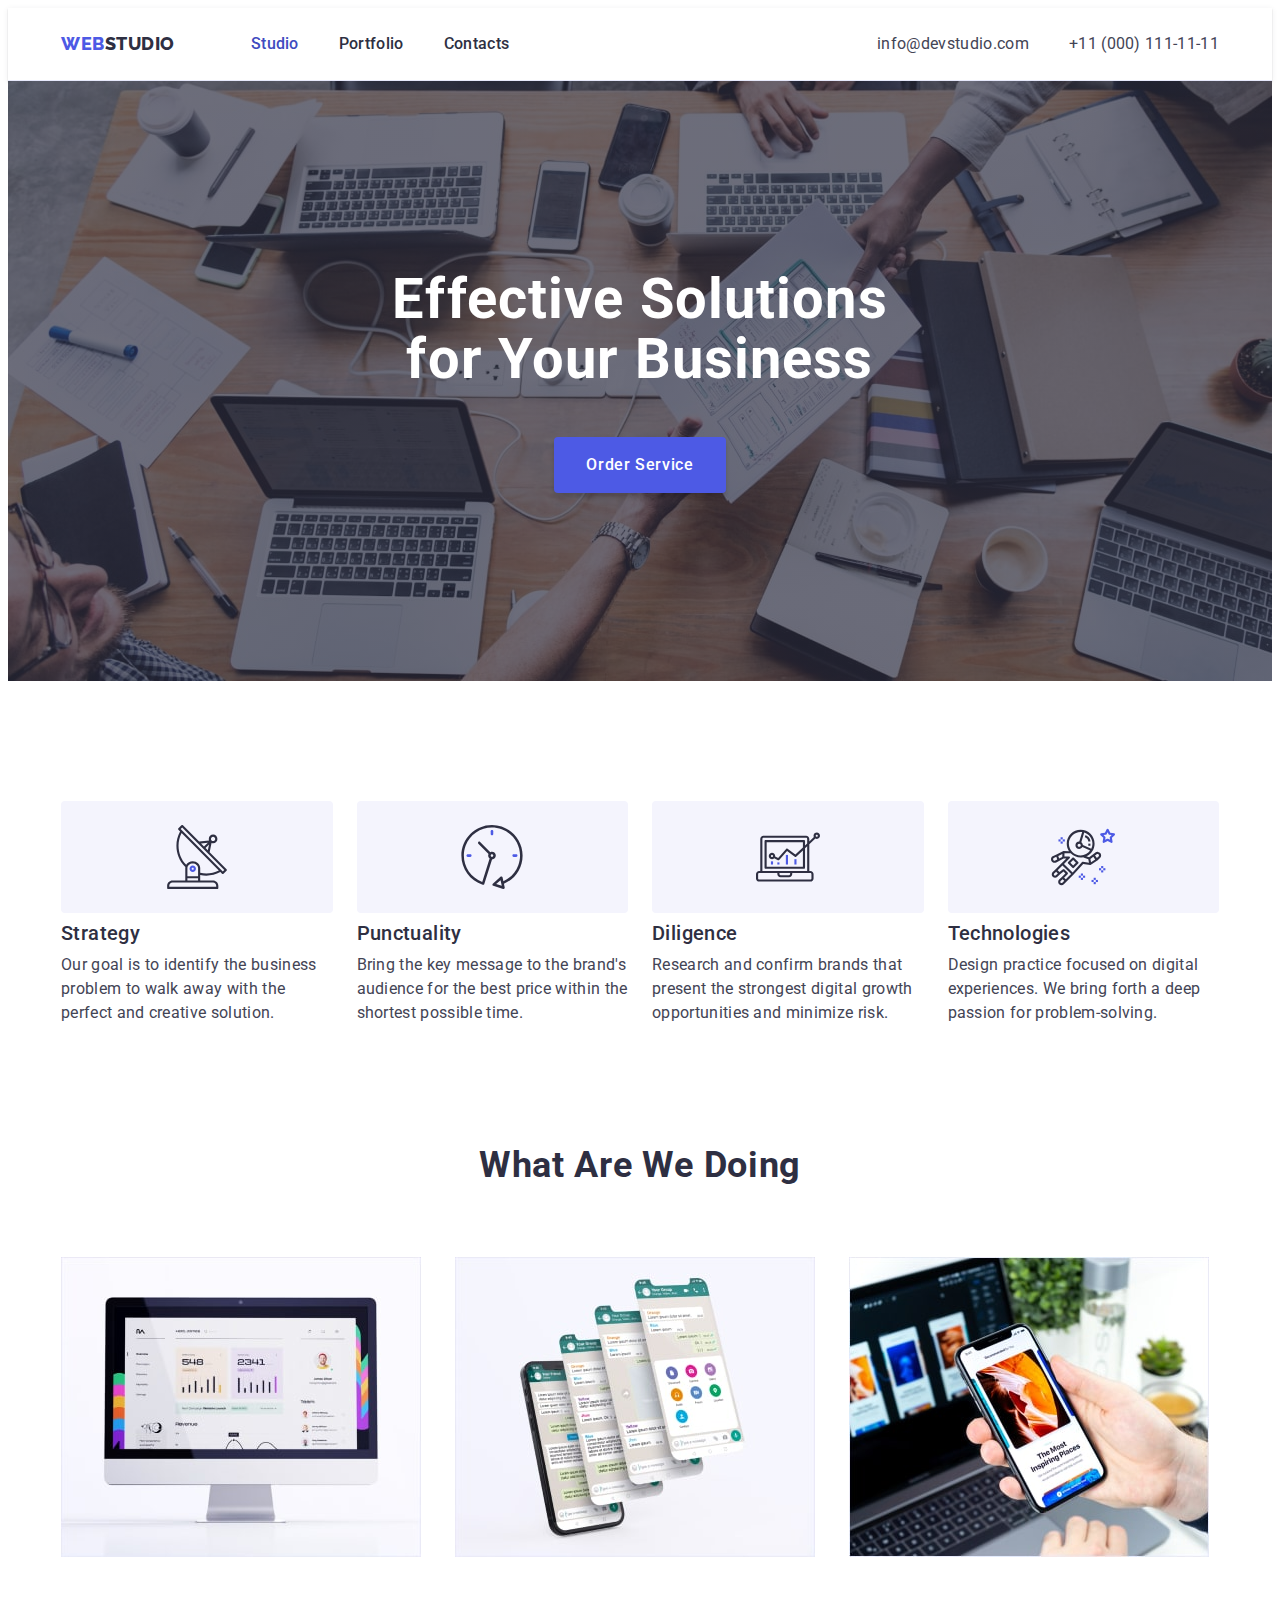
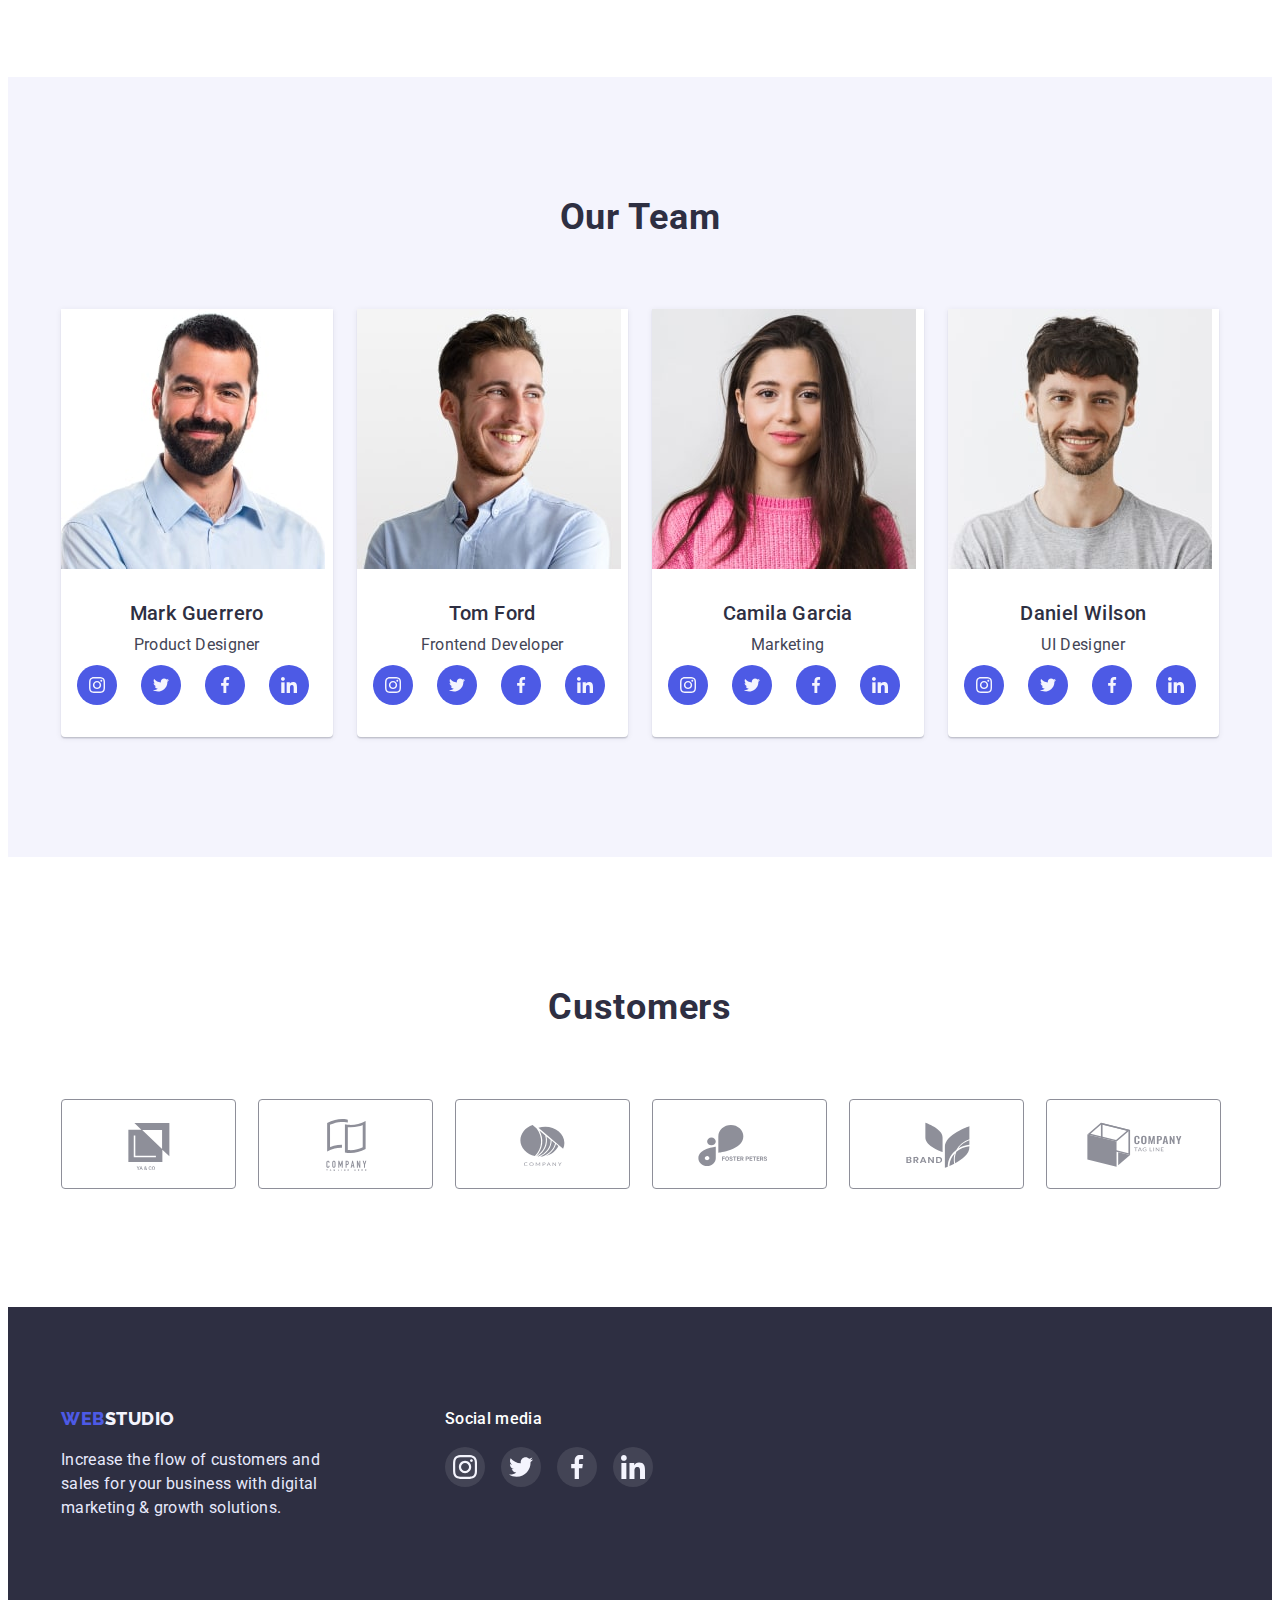
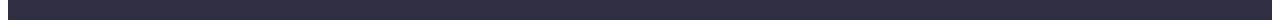
<file: index.html>
<!DOCTYPE html>
<html lang="en">

<head>
  <meta charset="UTF-8" />
  <meta http-equiv="X-UA-Compatible" content="IE=edge" />
  <meta name="viewport" content="width=device-width, initial-scale=1.0" />
  <title>WebStudio</title>
  <link rel="preconnect" href="https://fonts.googleapis.com" />
  <link rel="preconnect" href="https://fonts.gstatic.com" crossorigin />
  <link href="https://fonts.googleapis.com/css2?family=Raleway:wght@800&family=Roboto:wght@400;500;700;900&display=swap"
    rel="stylesheet" />
  <link rel="stylesheet" href="https://cdnjs.cloudflare.com/ajax/libs/modern-normalize/1.1.0/modern-normalize.min.css"
    integrity="sha512-wpPYUAdjBVSE4KJnH1VR1HeZfpl1ub8YT/NKx4PuQ5NmX2tKuGu6U/JRp5y+Y8XG2tV+wKQpNHVUX03MfMFn9Q=="
    crossorigin="anonymous" referrerpolicy="no-referrer" />
  <link rel="stylesheet" href="./css/styles.css" />
</head>

<body>
  <header>
    <div class="container header">
      <nav class="header-left">
        <!-- logo -->
        <a href="./index.html" class="logo">Web<span class="logo-part-header">Studio</span></a>
        <ul class="nav-site list">
          <!-- Studio -->
          <li>
            <a href="./index.html" class="nav-link link current-page">Studio
            </a>
          </li>
          <!-- Portfolio -->
          <li>
            <a href="./portfolio.html" class="nav-link link">Portfolio
            </a>
          </li>
          <!-- Contacts-->
          <li>
            <a href="" class="nav-link link">Contacts
            </a>
          </li>
        </ul>
      </nav>
      <address>
        <ul class="address-site list">
          <!-- e-mail -->
          <li>
            <a href="mailto:info@devstudio.com" class="link contact-link">info@devstudio.com</a>
          </li>
          <!-- telephone number -->
          <li>
            <a href="tel:+110001111111" class="link contact-link">+11 (000) 111-11-11</a>
          </li>
        </ul>
      </address>
    </div>
  </header>
  <main>
    <!-- section Hero-->
    <section class="hero-section">
      <div class="container">
        <h1 class="hero-title">Effective Solutions for Your Business</h1>
        <button type="button" class="button btn-hero">Order Service</button>
      </div>
    </section>
    <!-- section 1 Features-->
    <section class="features-section">
      <div class="container">
        <h2 class="visually-hidden">Features</h2>
        <ul class="list features-flex">
          <li class="features-item">
            <div class="features-icon-box">
              <svg class="features-icon">
                <use href="./images/icons.svg#antenna"></use>
              </svg>
            </div>
            <h3 class="features-title">Strategy</h3>
            <p class="features-text">
              Our goal is to identify the business problem to walk away with the perfect and creative solution.
            </p>
          </li>
          <li class="features-item">
            <div class="features-icon-box">
              <svg class="features-icon">
                <use href="./images/icons.svg#clock"></use>
              </svg>
            </div>
            <h3 class="features-title">Punctuality</h3>
            <p class="features-text">
              Bring the key message to the brand's audience for the best price within the shortest possible time.
            </p>
          </li>
          <li class="features-item">
            <div class="features-icon-box">
              <svg class="features-icon">
                <use href="./images/icons.svg#diagram"></use>
              </svg>
            </div>
            <h3 class="features-title">Diligence</h3>
            <p class="features-text">
              Research and confirm brands that present the strongest digital growth opportunities and minimize risk.
            </p>
          </li>
          <li class="features-item">
            <div class="features-icon-box">
              <svg class="features-icon">
                <use href="./images/icons.svg#astronaut"></use>
              </svg>
            </div>
            <h3 class="features-title">Technologies</h3>
            <p class="features-text">
              Design practice focused on digital experiences. We bring forth a deep passion for problem-solving.
            </p>
          </li>
        </ul>
      </div>
    </section>
    <!-- section 2 What Are We Doing-->
    <section class="whatwedo-section">
      <div class="container">
        <h2 class="whatwedo-title">What are we doing</h2>
        <ul class="list whatwedo-flex">
          <li class="whatwedo-item">
            <img src="./images/what_we_do_1.jpg" alt="Web project structure" width="360" />
          </li>
          <li class="whatwedo-item">
            <img src="./images/what_we_do_2.jpg" alt="Web design" width="360" />
          </li>
          <li class="whatwedo-item">
            <img src="./images/what_we_do_3.jpg" alt="Mobile application" width="360" />
          </li>
        </ul>
      </div>
    </section>
    <!-- section 3 Our Team-->
    <section class="team-section">
      <div class="container">
        <h2 class="team-title">Our Team</h2>
        <ul class="list team-flex">
          <li class="team-item">
            <img src="./images/team_card_1.jpg" alt="Team 1" width="264" />
            <div class="team-content">
              <h3 class="team-item-name">Mark Guerrero
              </h3>
              <p class="team-description">Product Designer</p>
              <ul class="list team-icons-box">
                <li class="team-icon-box">
                  <a href="" class="team-icon-ref" target="_blank" rel="noopener noreferrer nofollow">
                    <svg class="team-icon">
                      <use href="./images/icons.svg#instagram"></use>
                    </svg>
                  </a>
                </li>
                <li class="team-icon-box">
                  <a href="" class="team-icon-ref" target="_blank" rel="noopener noreferrer nofollow">
                    <svg class="team-icon">
                      <use href="./images/icons.svg#twitter"></use>
                    </svg>
                  </a>
                </li>
                <li class="team-icon-box">
                  <a href="" class="team-icon-ref" target="_blank" rel="noopener noreferrer nofollow">
                    <svg class="team-icon">
                      <use href="./images/icons.svg#facebook"></use>
                    </svg>
                  </a>
                </li>
                <li class="team-icon-box">
                  <a href="" class="team-icon-ref" target="_blank" rel="noopener noreferrer nofollow">
                    <svg class="team-icon">
                      <use href="./images/icons.svg#linkedin"></use>
                    </svg>
                  </a>
                </li>
              </ul>
            </div>
          </li>
          <li class="team-item">
            <img src="./images/team_card_2.jpg" alt="Team 2" width="264" />
            <div class="team-content">
              <h3 class="team-item-name">Tom Ford</h3>
              <p class="team-description">Frontend Developer</p>
              <ul class="list team-icons-box">
                <li class="team-icon-box">
                  <a href="" class="team-icon-ref" target="_blank" rel="noopener noreferrer nofollow">
                    <svg class="team-icon">
                      <use href="./images/icons.svg#instagram"></use>
                    </svg>
                  </a>
                </li>
                <li class="team-icon-box">
                  <a href="" class="team-icon-ref" target="_blank" rel="noopener noreferrer nofollow">
                    <svg class="team-icon">
                      <use href="./images/icons.svg#twitter"></use>
                    </svg>
                  </a>
                </li>
                <li class="team-icon-box">
                  <a href="" class="team-icon-ref" target="_blank" rel="noopener noreferrer nofollow">
                    <svg class="team-icon">
                      <use href="./images/icons.svg#facebook"></use>
                    </svg>
                  </a>
                </li>
                <li class="team-icon-box">
                  <a href="" class="team-icon-ref" target="_blank" rel="noopener noreferrer nofollow">
                    <svg class="team-icon">
                      <use href="./images/icons.svg#linkedin"></use>
                    </svg>
                  </a>
                </li>
              </ul>
            </div>
          </li>
          <li class="team-item">
            <img src="./images/team_card_3.jpg" alt="Team 3" width="264" />
            <div class="team-content">
              <h3 class="team-item-name">Camila Garcia</h3>
              <p class="team-description">Marketing</p>
              <ul class="list team-icons-box">
                <li class="team-icon-box">
                  <a href="" class="team-icon-ref" target="_blank" rel="noopener noreferrer nofollow">
                    <svg class="team-icon">
                      <use href="./images/icons.svg#instagram"></use>
                    </svg>
                  </a>
                </li>
                <li class="team-icon-box">
                  <a href="" class="team-icon-ref" target="_blank" rel="noopener noreferrer nofollow">
                    <svg class="team-icon">
                      <use href="./images/icons.svg#twitter"></use>
                    </svg>
                  </a>
                </li>
                <li class="team-icon-box">
                  <a href="" class="team-icon-ref" target="_blank" rel="noopener noreferrer nofollow">
                    <svg class="team-icon">
                      <use href="./images/icons.svg#facebook"></use>
                    </svg>
                  </a>
                </li>
                <li class="team-icon-box">
                  <a href="" class="team-icon-ref" target="_blank" rel="noopener noreferrer nofollow">
                    <svg class="team-icon">
                      <use href="./images/icons.svg#linkedin"></use>
                    </svg>
                  </a>
                </li>
              </ul>
            </div>
          </li>
          <li class="team-item">
            <img src="./images/team_card_4.jpg" alt="Team 4" width="264" />
            <div class="team-content">
              <h3 class="team-item-name">Daniel Wilson</h3>
              <p class="team-description">UI Designer</p>
              <ul class="list team-icons-box">
                <li class="team-icon-box">
                  <a href="" class="team-icon-ref" target="_blank" rel="noopener noreferrer nofollow">
                    <svg class="team-icon">
                      <use href="./images/icons.svg#instagram"></use>
                    </svg>
                  </a>
                </li>
                <li class="team-icon-box">
                  <a href="" class="team-icon-ref" target="_blank" rel="noopener noreferrer nofollow">
                    <svg class="team-icon">
                      <use href="./images/icons.svg#twitter"></use>
                    </svg>
                  </a>
                </li>
                <li class="team-icon-box">
                  <a href="" class="team-icon-ref" target="_blank" rel="noopener noreferrer nofollow">
                    <svg class="team-icon">
                      <use href="./images/icons.svg#facebook"></use>
                    </svg>
                  </a>
                </li>
                <li class="team-icon-box">
                  <a href="" class="team-icon-ref" target="_blank" rel="noopener noreferrer nofollow">
                    <svg class="team-icon">
                      <use href="./images/icons.svg#linkedin"></use>
                    </svg>
                  </a>
                </li>
              </ul>
            </div>
          </li>
        </ul>
      </div>
    </section>
    <!-- section 4 Customers-->
    <section class="customers-section">
      <div class="container">
        <h2 class="customers-title">Customers</h2>
        <ul class="list customers-flex">
          <li class="customers-item">
            <a href="" class="customers-icon-ref" target="_blank" rel="noopener noreferrer nofollow">
              <svg class="customers-icon">
                <use href="./images/icons.svg#client-1"></use>
              </svg>
            </a>
          </li>
          <li class="customers-item">
            <a href="" class="customers-icon-ref" target="_blank" rel="noopener noreferrer nofollow">
              <svg class="customers-icon">
                <use href="./images/icons.svg#client-2"></use>
              </svg>
            </a>
          </li>
          <li class="customers-item">
            <a href="" class="customers-icon-ref" target="_blank" rel="noopener noreferrer nofollow">
              <svg class="customers-icon">
                <use href="./images/icons.svg#client-3"></use>
              </svg>
            </a>
          </li>
          <li class="customers-item">
            <a href="" class="customers-icon-ref" target="_blank" rel="noopener noreferrer nofollow">
              <svg class="customers-icon">
                <use href="./images/icons.svg#client-4"></use>
              </svg>
            </a>
          </li>
          <li class="customers-item">
            <a href="" class="customers-icon-ref" target="_blank" rel="noopener noreferrer nofollow">
              <svg class="customers-icon">
                <use href="./images/icons.svg#client-5"></use>
              </svg>
            </a>
          </li>
          <li class="customers-item">
            <a href="" class="customers-icon-ref" target="_blank" rel="noopener noreferrer nofollow">
              <svg class="customers-icon">
                <use href="./images/icons.svg#client-6"></use>
              </svg>
            </a>
          </li>
        </ul>
      </div>
    </section>
  </main>
  <footer class="footer">
    <div class="container footer-flex">
      <div class="footer-content">
        <a href="./index.html" class="logo">Web<span class="logo-part-footer">Studio</span></a>
        <p class="footer-text">Increase the flow of customers and sales for your business with digital marketing &
          growth
          solutions.</p>
      </div>
      <div class="footer-social">
        <p>Social media</p>
        <ul class="list footer-icons-box">
          <li class="footer-icon-box">
            <a href="" class="footer-icon-ref" target="_blank" rel="noopener noreferrer nofollow">
              <svg class="footer-icon">
                <use href="./images/icons.svg#instagram"></use>
              </svg>
            </a>
          </li>
          <li class="footer-icon-box">
            <a href="" class="footer-icon-ref" target="_blank" rel="noopener noreferrer nofollow">
              <svg class="footer-icon">
                <use href="./images/icons.svg#twitter"></use>
              </svg>
            </a>
          </li>
          <li class="footer-icon-box">
            <a href="" class="footer-icon-ref" target="_blank" rel="noopener noreferrer nofollow">
              <svg class="footer-icon">
                <use href="./images/icons.svg#facebook"></use>
              </svg>
            </a>
          </li>
          <li class="footer-icon-box">
            <a href="" class="footer-icon-ref" target="_blank" rel="noopener noreferrer nofollow">
              <svg class="footer-icon">
                <use href="./images/icons.svg#linkedin"></use>
              </svg>
            </a>
          </li>
        </ul>
      </div>
    </div>
  </footer>
</body>

</html>
</file>
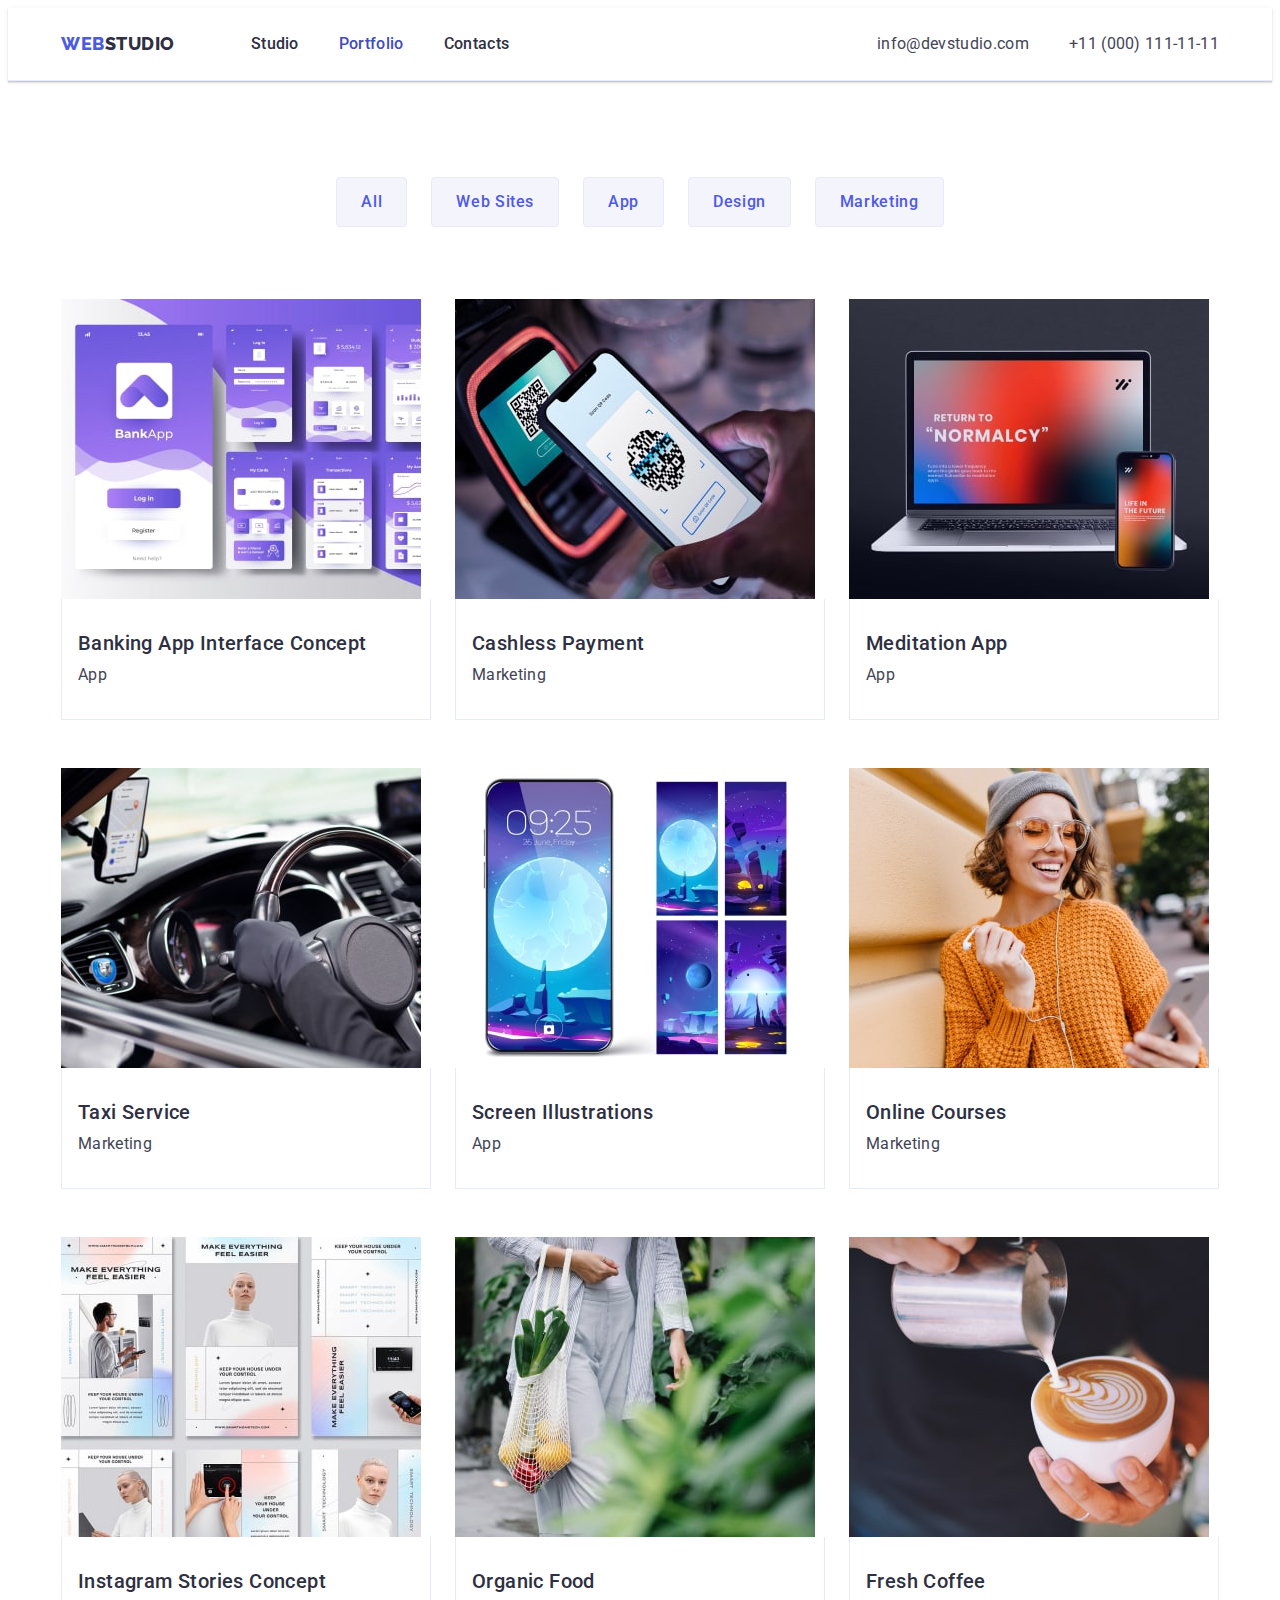
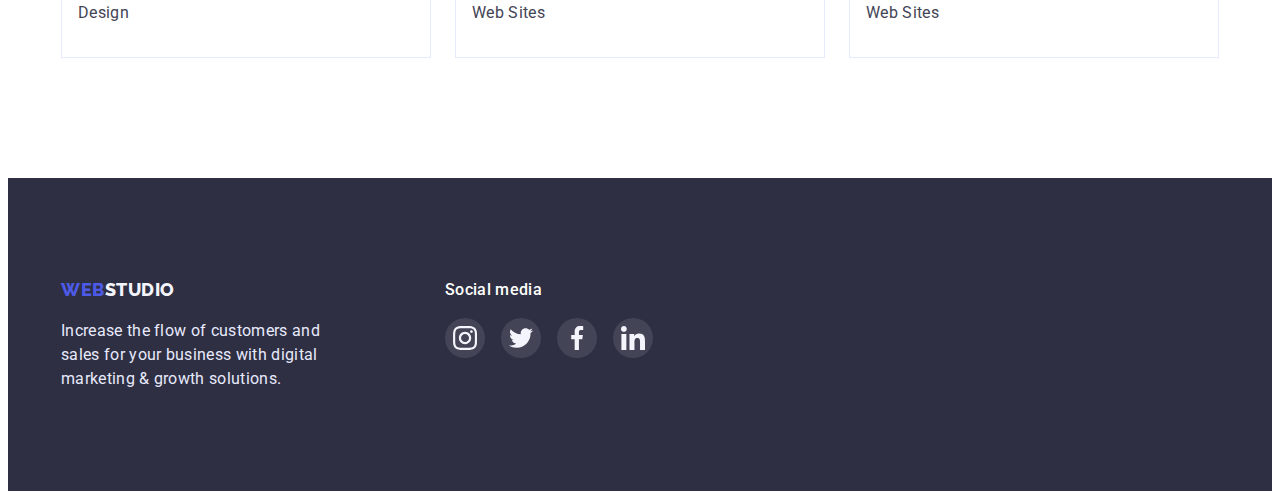
<file: portfolio.html>
<!DOCTYPE html>
<html lang="en">

<head>
  <meta charset="UTF-8" />
  <meta http-equiv="X-UA-Compatible" content="IE=edge" />
  <meta name="viewport" content="width=device-width, initial-scale=1.0" />
  <title>WebStudio</title>
  <link rel="preconnect" href="https://fonts.googleapis.com" />
  <link rel="preconnect" href="https://fonts.gstatic.com" crossorigin />
  <link href="https://fonts.googleapis.com/css2?family=Raleway:wght@800&family=Roboto:wght@400;500;700;900&display=swap"
    rel="stylesheet" />
  <link rel="stylesheet" href="https://cdnjs.cloudflare.com/ajax/libs/modern-normalize/1.1.0/modern-normalize.min.css"
    integrity="sha512-wpPYUAdjBVSE4KJnH1VR1HeZfpl1ub8YT/NKx4PuQ5NmX2tKuGu6U/JRp5y+Y8XG2tV+wKQpNHVUX03MfMFn9Q=="
    crossorigin="anonymous" referrerpolicy="no-referrer" />
  <link rel="stylesheet" href="./css/styles.css" />
</head>

<body>
  <header>
    <div class="container header">
      <nav class="header-left">
        <!-- logo -->
        <a href="./index.html" class="logo">Web<span class="logo-part-header">Studio</span></a>
        <ul class="nav-site list">
          <!-- Studio -->
          <li>
            <a href="./index.html" class="nav-link link">Studio
            </a>
          </li>
          <!-- Portfolio -->
          <li>
            <a href="./portfolio.html" class="nav-link link current-page">Portfolio
            </a>
          </li>
          <!-- Contacts-->
          <li>
            <a href="" class="nav-link link">Contacts
            </a>
          </li>
        </ul>
      </nav>
      <address>
        <ul class="address-site list">
          <!-- e-mail -->
          <li>
            <a href="mailto:info@devstudio.com" class="link contact-link">info@devstudio.com</a>
          </li>
          <!-- telephone number -->
          <li>
            <a href="tel:+110001111111" class="link contact-link">+11 (000) 111-11-11</a>
          </li>
        </ul>
      </address>
    </div>
  </header>
  <main>
    <section class="portfolio-section">
      <div class="container">
        <h1 class="visually-hidden">Portfolio</h1>
        <!-- Menu - Filter -->
        <ul class="list filters">
          <li><button type="button" class="button btn-portfolio">All</button>
          </li>
          <li>
            <button type="button" class="button btn-portfolio">Web Sites</button>
          </li>
          <li>
            <button type="button" class="button btn-portfolio">App</button>
          </li>
          <li>
            <button type="button" class="button btn-portfolio">Design</button>
          </li>
          <li>
            <button type="button" class="button btn-portfolio">Marketing</button>
          </li>
        </ul>
        <!-- Portfolio -->
        <ul class="list portfolio-flex">
          <!--Raw 1-1 -->
          <li class="portfolio-item">
            <a href="" class="link portfolio-item-ref">
              <img src="./images/project_card_1-1.jpg" alt="Banking App Interface Concept" width="360" height="300" />
              <div class="portfolio-item-content">
                <h2 class="portfolio-item-title">Banking App Interface Concept</h2>
                <p class="portfolio-item-type">App</p>
              </div>
            </a>
          </li>
          <!-- Raw 1-2 -->
          <li class="portfolio-item">
            <a href="" class="link portfolio-item-ref">
              <img src="./images/project_card_1-2.jpg" alt="Cashless Payment" width="360" height="300" />
              <div class="portfolio-item-content">
                <h2 class="portfolio-item-title">Cashless Payment</h2>
                <p class="portfolio-item-type">Marketing</p>
              </div>
            </a>
          </li>
          <!-- Raw 1-3 -->
          <li class="portfolio-item">
            <a href="" class="link portfolio-item-ref">
              <img src="./images/project_card_1-3.jpg" alt="Meditation App" width="360" height="300" />
              <div class="portfolio-item-content">
                <h2 class="portfolio-item-title">Meditation App</h2>
                <p class="portfolio-item-type">App</p>
              </div>
            </a>
          </li>
          <!-- Raw 2-1 -->
          <li class="portfolio-item">
            <a href="" class="link portfolio-item-ref">
              <img src="./images/project_card_2-1.jpg" alt="Taxi Service" width="360" />
              <div class="portfolio-item-content">
                <h2 class="portfolio-item-title">Taxi Service</h2>
                <p class="portfolio-item-type">Marketing</p>
              </div>
            </a>
          </li>
          <!-- Raw 2-2 -->
          <li class="portfolio-item">
            <a href="" class="link portfolio-item-ref">
              <img src="./images/project_card_2-2.jpg" alt="Screen Illustrations" width="360" />
              <div class="portfolio-item-content">
                <h2 class="portfolio-item-title">Screen Illustrations</h2>
                <p class="portfolio-item-type">App</p>
              </div>
            </a>
          </li>
          <!-- Raw 2-3 -->
          <li class="portfolio-item">
            <a href="" class="link portfolio-item-ref">
              <img src="./images/project_card_2-3.jpg" alt="Online Courses" width="360" />
              <div class="portfolio-item-content">
                <h2 class="portfolio-item-title">Online Courses</h2>
                <p class="portfolio-item-type">Marketing</p>
              </div>
            </a>
          </li>
          <!-- Raw 3-1 -->
          <li class="portfolio-item">
            <a href="" class="link portfolio-item-ref">
              <img src="./images/project_card_3-1.jpg" alt="Instagram Stories Concept" width="360" />
              <div class="portfolio-item-content">
                <h2 class="portfolio-item-title">Instagram Stories Concept</h2>
                <p class="portfolio-item-type">Design</p>
              </div>
            </a>
          </li>
          <!-- Raw 3-2 -->
          <li class="portfolio-item">
            <a href="" class="link portfolio-item-ref">
              <img src="./images/project_card_3-2.jpg" alt="Organic Food" width="360" height="300" />
              <div class="portfolio-item-content">
                <h2 class="portfolio-item-title">Organic Food</h2>
                <p class="portfolio-item-type">Web Sites</p>
              </div>
            </a>
          </li>
          <!-- Raw 3-3 -->
          <li class="portfolio-item portfolio-item-ref">
            <a href="" class="link">
              <img src="./images/project_card_3-3.jpg" alt="Fresh Coffee" width="360" height="300" />
              <div class="portfolio-item-content">
                <h2 class="portfolio-item-title">Fresh Coffee</h2>
                <p class="portfolio-item-type">Web Sites</p>
              </div>
            </a>
          </li>
        </ul>
      </div>
    </section>
  </main>
  <footer class="footer">
    <div class="container footer-flex">
      <div class="footer-content">
        <a href="./index.html" class="logo">Web<span class="logo-part-footer">Studio</span></a>
        <p class="footer-text">Increase the flow of customers and sales for your business with digital marketing &
          growth
          solutions.</p>
      </div>
      <div class="footer-social">
        <p>Social media</p>
        <ul class="list footer-icons-box">
          <li class="footer-icon-box">
            <a href="" class="footer-icon-ref" target="_blank" rel="noopener noreferrer nofollow">
              <svg class="footer-icon">
                <use href="./images/icons.svg#instagram"></use>
              </svg>
            </a>
          </li>
          <li class="footer-icon-box">
            <a href="" class="footer-icon-ref" target="_blank" rel="noopener noreferrer nofollow">
              <svg class="footer-icon">
                <use href="./images/icons.svg#twitter"></use>
              </svg>
            </a>
          </li>
          <li class="footer-icon-box">
            <a href="" class="footer-icon-ref" target="_blank" rel="noopener noreferrer nofollow">
              <svg class="footer-icon">
                <use href="./images/icons.svg#facebook"></use>
              </svg>
            </a>
          </li>
          <li class="footer-icon-box">
            <a href="" class="footer-icon-ref" target="_blank" rel="noopener noreferrer nofollow">
              <svg class="footer-icon">
                <use href="./images/icons.svg#linkedin"></use>
              </svg>
            </a>
          </li>
        </ul>
      </div>
    </div>
  </footer>
</body>

</html>
</file>
<file: css/styles.css>
/* -- Various -- */
:root {
    /* common color */
    --color-primary: #2E2F42;
    /* --color-primary:rgb(46, 47, 66); */
    --color-secondary: #434455;
    --color-customs: #8E8F99;
    --color-accent: #404BBF;
    --color-social: #fff;

    /* color-text */
    --color-logo: #4D5AE5;
    --color-logo-header: #2E2F42;
    --color-logo-footer: #F4F4FD;
    --color-address: #434455;
    --color-footer: #E7E9FC; 
    --color-hero-title: #fff;
    --color-btn-hero: #fff;
    --color-btn-portfolio: #4D5AE5;
    --color-btn-portfolio-hover: #fff;

    /* background-color */
    --bg-color: #fff;
    --bg-color-dark: #2E2F42;
    --bg-color-light: #F4F4FD;
    --bg-color-btn-hero: #4D5AE5;
    --bg-color-btn-hero-hover: #404BBF;
    --bg-color-team-icon: #4D5AE5;
    --bg-color-team-icon-hover: #404BBF;
    --bg-color-btn-portfolio: #F4F4FD;
    --bg-color-btn-portfolio-hover: #404BBF;
    --bg-color-btn-social: rgba(255, 255, 255, 0.1);
    --bg-color-btn-social-hover: #31D0AA;

    /* border-color */
    --brd-color: #E7E9FC;
    --brd-color-btn-portfolio: #E7E9FC;
    --brd-color-card-portfolio: #E7E9FC;
    --brd-color-card-portfolio-hover: #F4F4FD;
    
    /* fonts */
    --font-primary: 'Roboto', sans-serif;
    --font-secondary: 'Raleway', sans-serif;
}

/* -- Global -- */

body {
    color: var(--color-primary);
    font-family: var(--font-primary);
    font-size: 16px;
    line-height: calc(24/16);
    font-weight: 400;
    background-color: var(--bg-color);
}

h1, h2, h3, h4, h5, h6, p
{
    margin: 0;
}

ul {
    margin: 0;
    padding: 0;
}

img {
    max-width: 100%;
    display: block;
    height: auto;
}

/* -- Common for All Pages -- */

.container {
    max-width: 1158px;
    padding: 0 15px;
    margin: 0 auto;
    /* outline: 1px dotted red; */
}

.visually-hidden {
    position: absolute;
    white-space: nowrap;
    width: 1px;
    height: 1px;
    overflow: hidden;
    border: 0;
    padding: 0;
    clip: rect(0 0 0 0);
    clip-path: inset(50%);
    margin: -1px;
}

.list {
    list-style-type: none;
    /* padding-left: 0; */
    padding: 0;
    margin: 0;
}

/* UI components */
.link {
    font-family: var(--font-primary);
    text-decoration: none;
}

.link:is(:hover,:focus) {
    color: var(--color-accent);
}

.button {
    display: block;
    font-family: inherit;
    font-size: inherit;
    font-weight: 500;
    line-height: calc(24/16);
    letter-spacing: 0.04em;
    cursor: pointer;
}

.btn-hero {
    margin: 0 auto;
    padding: 16px 32px;
    color: var(--color-btn-hero);
    background-color: var(--bg-color-btn-hero);
    border: 0px;
    box-shadow: 0px 4px 4px rgba(0, 0, 0, 0.15);
    border-radius: 4px;
}

.btn-hero:is(:hover, :focus) {
    background-color: var(--bg-color-btn-hero-hover);
    
}

.btn-portfolio {
    color: var(--color-btn-portfolio);
    padding: 12px 24px;
    background-color: var(--bg-color-btn-portfolio);
    border: 1px solid var(--brd-color-btn-portfolio);
    border-radius: 4px;
}

.btn-portfolio:is(:hover, :focus) {
    color: var(--color-btn-portfolio-hover);
    background-color: var(--bg-color-btn-portfolio-hover);
    border-color: transparent;
    box-shadow: 0px 3px 1px rgba(0, 0, 0, 0.1), 0px 2px 1px rgba(0, 0, 0, 0.08), 0px 2px 2px rgba(0, 0, 0, 0.12);
}

/* Header & Footer */

header {
    box-shadow: 0px 2px 1px rgba(46, 47, 66, 0.08), 0px 1px 1px rgba(46, 47, 66, 0.16), 0px 1px 6px rgba(46, 47, 66, 0.08);
    border-bottom: 1px var(--brd-color) solid;
}

.header {
    display: flex;
    justify-content: space-between;
}

.header-left {
    display: flex;
    align-items: center;
    gap: 76px;
}

.nav-site,
.address-site {
    display: flex;
    gap: 40px;
}

.logo {
    color: var(--color-logo);
    font-family: var(--font-secondary);
    font-size: 18px;
    font-weight: 800;
    line-height: calc(24/18);
    letter-spacing: 0.03em;
    text-decoration: none;
    text-transform: uppercase;
}

.header .logo {
    padding: 24px 0;    
}

.logo-part-header {
    color: var(--color-logo-header);
}

.logo-part-footer {
    color: var(--color-logo-footer);
}

.nav-link {
    display: block;
    padding: 24px 0;

    color: currentColor;
    font-size: inherit;
    font-weight: 500;
    line-height: calc(24/16);
    letter-spacing: 0.02em;
}

.nav-link.current-page {
    color: var(--color-accent);
}

.contact-link {
    display: block;
    padding: 24px 0;

    color: var(--color-address);
    font-size: inherit;
    font-weight: inherit;
    font-style: normal;
    line-height: calc(24/16);
    letter-spacing: 0.02em;
}

.footer {
    padding-top: 100px;
    padding-bottom: 100px;

    background-color: var(--bg-color-dark);
}

.footer-flex {
    display: flex;
    justify-content: flex-start;
    align-items: flex-start;
}

.footer-content {
    max-width: 264px;
    /* outline: 1px dotted white; */
}

.footer-text {
    color: var(--color-footer);
    letter-spacing: 0.02em;
    margin-top: 16px;
}

.footer-social {
    max-width: 208px;
    /* outline: 1px dotted white; */
    color: var(--color-social);
    font-weight: 500;
    letter-spacing: 0.02em;
    margin-left: 120px;
}

.footer-icons-box {
    margin-top: 16px;
    display: flex;
    gap: 16px;
}

.footer-icon-box {
    width: 40px;
    height: 40px;
}

.footer-icon-ref {
    display: flex;
    width: 100%;
    height: 100%;
    justify-content: center;
    align-items: center;
    background-color: var(--bg-color-btn-social);
    border-radius: 50%;
}

.footer-icon-ref:is(:hover, :focus) {
    background-color: var(--bg-color-btn-social-hover);
}

.footer-icon {
    width: 24px;
    height: 24px;
}

/* -- Main Page -- */

.hero-section {
    padding: 188px 0;
    max-width: 1440px;
    margin-left: auto;
    margin-right: auto;
    background-image: linear-gradient(rgba(46, 47, 66, 0.7), rgba(46, 47, 66, 0.7)) , url(../images/people-office.jpg) ;
    background-size: cover;
    background-repeat: no-repeat;
}

.hero-title {
    width: 496px;
    margin: 0 auto 48px;
    color: var(--color-hero-title);
    font-size: 56px;
    line-height: calc(60/56);
    letter-spacing: 0.02em;
    text-align: center;
    /* text-transform: none; */
}

.features-section {
    padding: 120px 0;
}

.features-flex {
    display: flex;
    gap: 24px;
}

.features-item {
    flex-basis: calc((100% - 3*24px) / 4);
    /* max-width: 264px; */
}

.features-icon-box {
    display: flex;
    width: 100%;
    height: 112px;
    justify-content: center;
    align-items: center;
    background-color: var(--bg-color-light);
    border-radius: 4px;
}

.features-icon {
    width: 64px;
    height: 64px;
}

.features-title {
    margin-top: 8px;
    font-weight: 500;
    font-size: 20px;
    line-height: calc(24/20);
    letter-spacing: 0.02em;
}

.features-text {
    margin-top: 8px;
    color: var(--color-secondary);
    letter-spacing: 0.02em;
}

.whatwedo-section {
    padding-bottom: 120px;
}

.whatwedo-flex {
    display: flex;
    gap: 24px;
}

.whatwedo-item {
    flex-basis: calc((100% - 2*24px) / 3);
    /* max-width: 360px; */
}

.whatwedo-title,
.team-title, .customers-title  {
    text-transform: capitalize;
    font-size: 36px;
    line-height: calc(40/36);
    letter-spacing: 0.02em;
    text-align: center;
    margin-bottom: 72px;
}

.team-section {
    background-color: var(--bg-color-light);
    padding-top: 120px;
    padding-bottom: 120px;
}

.team-flex {
    display: flex;
    gap: 24px;
}

.team-item {
    flex-basis: calc((100% - 3*24px) / 4);
    /* max-width: 264px; */
    background-color: var(--bg-color);
    box-shadow: 0px 1px 6px rgba(46, 47, 66, 0.08), 0px 1px 1px rgba(46, 47, 66, 0.16), 0px 2px 1px rgba(46, 47, 66, 0.08);
    border-radius: 0px 0px 4px 4px;
}

.team-content {
    padding: 32px 16px;
}

.team-item-name {
    margin-bottom: 8px;
    font-weight: 500;
    font-size: 20px;
    line-height: calc(24/20);
    letter-spacing: 0.02em;
    text-align: center;
}

.team-description {
    color: var(--color-secondary);
    letter-spacing: 0.02em;
    text-align: center;
    margin-bottom: 8px;
}

.team-icons-box {
    display: flex;
    gap: 24px;
}

.team-icon-box {
    width: 40px;
    height: 40px;
}

.team-icon-ref {
    display: flex;
    width: 100%;
    height: 100%;
    justify-content: center;
    align-items: center;
    background-color: var(--bg-color-team-icon);
    border-radius: 50%;
}

.team-icon-ref:is(:hover, :focus) {
    background-color: var(--bg-color-team-icon-hover);
}

.team-icon {
    width: 16px;
    height: 16px;
}

.customers-section {
    padding: 130px 0 120px 0;
}

.customers-flex {
    display: flex;
    gap: 24px;
}

.customers-item {
    flex-basis: calc((100% - 5*24px) / 6);
    height: 88px;
}

.customers-icon-ref {
    display: flex;
    width: 100%;
    height: 100%;
    justify-content: center;
    align-items: center;
    color: var(--color-customs);
    border: 1px solid var(--color-customs);
    border-radius: 4px;
}

.customers-icon-ref:is(:focus, :hover) {
    border-color: var(--color-accent);
    color: var(--color-accent);
}

.customers-icon {
    fill: currentColor;
    width: 104px;
    height: 56px;
}

/* -- Portfolio Page -- */

.filters {
    display: flex;
    justify-content: center;
    align-items: center;
    gap: 24px;
}

.portfolio-section {
    padding-top: 96px;
    padding-bottom: 120px;
}

.portfolio-flex {
    display: flex;
    margin-top: 72px;
    flex-wrap: wrap;
    row-gap: 48px;
    column-gap: 24px;
}

.portfolio-item {
    flex-basis: calc((100% - 2*24px) / 3);
    /* flex-basis: 360px; */
}

.portfolio-item-ref {
    display: block;
    width: 100%;
    height: 100%;
}

.portfolio-item-ref:is(:hover,:focus) {
    /* border: 1px solid var(--brd-color-card-portfolio-hover); */
    box-shadow: 0px 1px 6px rgba(46, 47, 66, 0.08), 0px 1px 1px rgba(46, 47, 66, 0.16), 0px 2px 1px rgba(46, 47, 66, 0.08);
}

.portfolio-item-content {
    padding: 32px 16px;
    border: 1px solid var(--brd-color-card-portfolio);
    border-top: none;
}

.portfolio-item-title {
    margin-bottom: 8px;
    font-weight: 500;
    font-size: 20px;
    line-height: calc(24/20);
    letter-spacing: 0.02em;
    color: var(--color-primary);
    background-color: var(--bg-color);
}

.portfolio-item-type {
    color: var(--color-secondary);
    letter-spacing: 0.02em;
    background-color: var(--bg-color);
}
</file>
